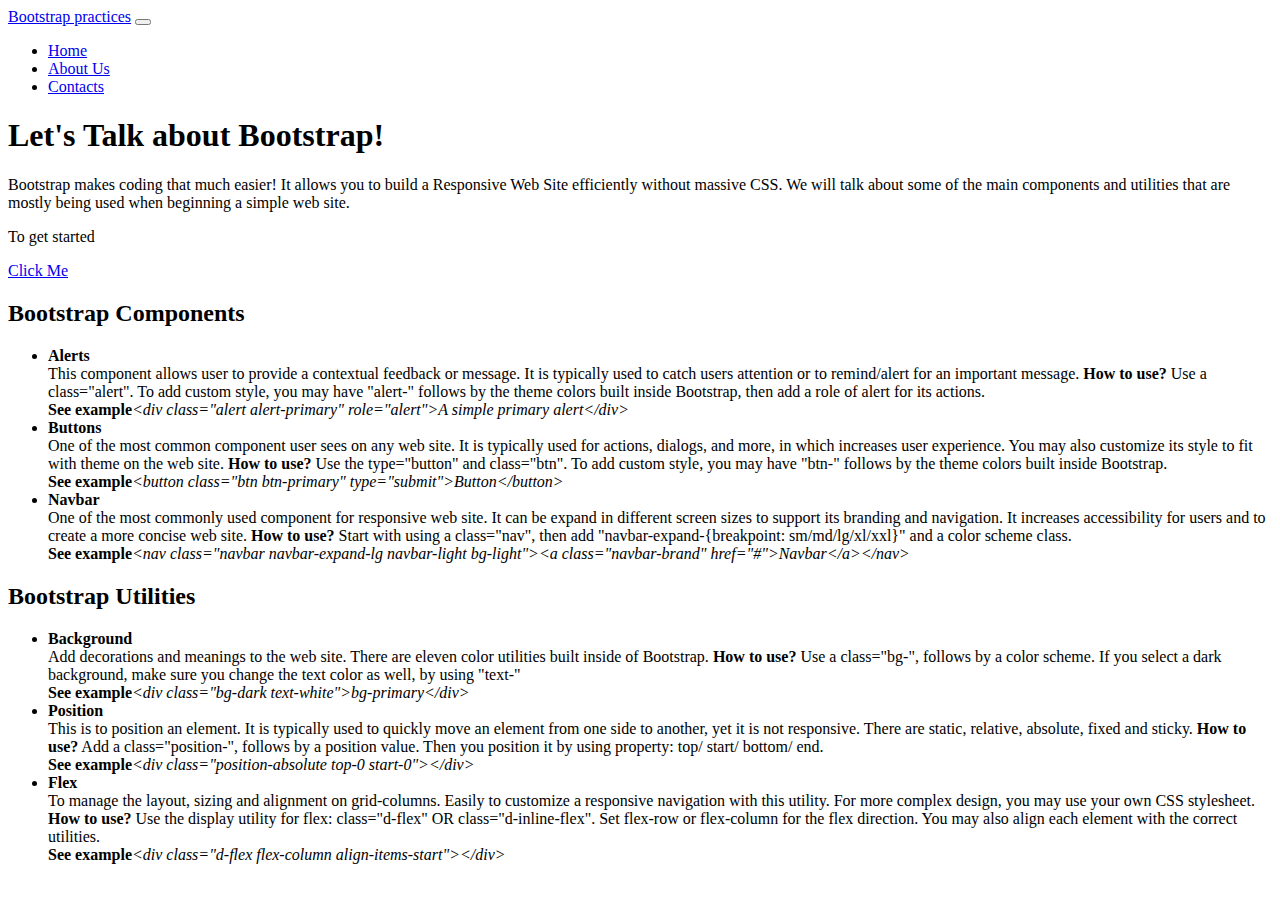
<file: bootstrap-this/index.html>
<!DOCTYPE html>
<html lang="en">
<head>
    <meta charset="UTF-8">
    <meta http-equiv="X-UA-Compatible" content="IE=edge">
    <meta name="viewport" content="width=device-width, initial-scale=1.0">
    <title>Bootstrap This!</title>
    <link href="https://cdn.jsdelivr.net/npm/bootstrap@5.0.2/dist/css/bootstrap.min.css" rel="stylesheet" integrity="sha384-EVSTQN3/azprG1Anm3QDgpJLIm9Nao0Yz1ztcQTwFspd3yD65VohhpuuCOmLASjC" crossorigin="anonymous">
</head>
<body>
    <div class="container bg-light">
        <nav class="navbar navbar-expand-lg navbar-dark bg-dark">
            <div class="container-fluid">
            <a class="navbar-brand" href="#">Bootstrap practices</a>
            <button class="navbar-toggler" type="button" data-bs-toggle="collapse" data-bs-target="#navbarSupportedContent" aria-controls="navbarSupportedContent">
                <span class="navbar-toggler-icon"></span>
            </button>
            <div class="collapse navbar-collapse justify-content-end" id="navbarSupportedContent">
                <ul class="navbar-nav pe-0 mb-2 mb-lg-0">
                    <li class="nav-item">
                        <a class="nav-link active" href="#">Home</a>
                    </li>
                    <li class="nav-item">
                        <a class="nav-link" href="#">About Us</a>
                    </li>
                    <li class="nav-item">
                        <a class="nav-link" href="#">Contacts</a>
                    </li>
                </ul>
            </div>
        </nav>          

        <div class="container">
            <div class="row">
                <div class="col-lg">
                    <h1 class="display-1 text-center pt-3">Let's Talk about Bootstrap!</h1>
                        <p class="mx-4 my-3">Bootstrap makes coding that much easier! It allows you to build a Responsive Web Site efficiently without massive CSS. We will talk about some of the main components and utilities that are mostly being used when beginning a simple web site.</p>
                </div>
                <div class="col-lg">
                    <p class="display-6 d-grid gap-2 justify-content-center">To get started</p>
                        <div class="d-grid gap-2 col-6 mx-auto"><a href="https://getbootstrap.com/" class="btn btn-info d-grip gap-2">Click Me</a>
                        </div><!--end div-->
                </div>
            </div>
        </div><!--end container-->
            
                    <h2 class="text-center pt-5">Bootstrap Components</h2>
                        <div class="container my-3">
                            <ul class="list-group list-group-flush">
                                <div class="row mx-0">

                    <li class="col-lg list-group-item list-group-item-secondary mx-4 my-3 btn" data-bs-toggle="collapse" href="#collapseExample" role="button"><strong>Alerts</strong>
                        <div class="collapse" id="collapseExample">
                            <div class="card card-body text-md-start">
                                This component allows user to provide a contextual feedback or message. It is typically used to catch users attention or to remind/alert for an important message.

                                <strong>How to use?</strong>
                                Use a class="alert". To add custom style, you may have "alert-" follows by the theme colors built inside Bootstrap, then add a role of alert for its actions.<br>

                                <strong>See example</strong><i>&lt;div class="alert alert-primary" role="alert"&gt;A simple primary alert&lt;/div&gt;</i>
                            </div><!--end div-->
                        </div><!--end div-->
                   
                    <li class="col-lg list-group-item list-group-item-secondary mx-4 my-3 btn" data-bs-toggle="collapse" href="#collapseExample" role="button"><strong> Buttons</strong>
                        <div class="collapse" id="collapseExample">
                            <div class="card card-body text-md-start">
                                One of the most common component user sees on any web site. It is typically used for actions, dialogs, and more, in which increases user experience. You may also customize its style to fit with theme on the web site. 
                                            
                                <strong>How to use?</strong>
                                    Use the type="button" and class="btn". To add custom style, you may have "btn-" follows by the theme colors built inside Bootstrap.<br>

                                <strong>See example</strong><i>&lt;button class="btn btn-primary" type="submit">Button&lt;/button&gt;</i>
                            </div>
                        </div><!--end div-->

                    <li class="col-lg list-group-item list-group-item-secondary mx-4 my-3 btn" data-bs-toggle="collapse" href="#collapseExample" role="button"><strong>Navbar</strong>
                        <div class="collapse" id="collapseExample">
                            <div class="card card-body text-md-start">
                                 One of the most commonly used component for responsive web site. It can be expand in different screen sizes to support its branding and navigation. It increases accessibility for users and to create a more concise web site.
                                
                                <strong>How to use?</strong>
                                    Start with using a class="nav", then add "navbar-expand-{breakpoint: sm/md/lg/xl/xxl}" and a color scheme class.<br>
    
                                <strong>See example</strong><i>&lt;nav class="navbar navbar-expand-lg navbar-light bg-light"&gt;&lt;a class="navbar-brand" href="#">Navbar&lt;/a&gt;&lt;/nav&gt;</i>
                            </div>
                        </div><!--end div-->      
                            </ul>
                        </div><!--end container-->                      

                    <h2 class="text-center pt-3">Bootstrap Utilities</h2>
                        <div class="container my-3">
                            <ul class="list-group list-group-flush text-center">
                                <div class="row mx-0">

                    <li class="col-lg list-group-item list-group-item-secondary mx-4 my-3 btn" data-bs-toggle="collapse" href="#collapseExample" role="button"><strong>Background</strong>
                        <div class="collapse" id="collapseExample">
                            <div class="card card-body text-md-start">
                                Add decorations and meanings to the web site. There are eleven color utilities built inside of Bootstrap.
                                
                                <strong>How to use?</strong>
                                    Use a class="bg-", follows by a color scheme. If you select a dark background, make sure you change the text color as well, by using "text-"
                                    <br>
    
                                <strong>See example</strong><i>&lt;div class="bg-dark text-white">bg-primary&lt;/div&gt;</i>
                            </div>
                        </div><!--end div-->

                    <li class="col-lg list-group-item list-group-item-secondary mx-4 my-3 btn" data-bs-toggle="collapse" href="#collapseExample" role="button"><strong>Position</strong>
                        <div class="collapse" id="collapseExample">
                            <div class="card card-body text-md-start">
                                This is to position an element. It is typically used to quickly move an element from one side to another, yet it is not responsive. There are static, relative, absolute, fixed and sticky.

                                <strong>How to use?</strong>
                                Add a class="position-", follows by a position value. Then you position it by using property: top/ start/ bottom/ end.
                                <br>

                            <strong>See example</strong><i>&lt;div class="position-absolute top-0 start-0"&gt;&lt;/div&gt;</i>
                            </div>
                            </div><!--end div-->

                    <li class="col-lg list-group-item list-group-item-secondary mx-4 my-3 btn" data-bs-toggle="collapse" href="#collapseExample" role="button"><strong>Flex</strong>
                        <div class="collapse" id="collapseExample">
                            <div class="card card-body text-md-start">
                                To manage the layout, sizing and alignment on grid-columns. Easily to customize a responsive navigation with this utility. For more complex design, you may use your own CSS stylesheet.
                                
                                <strong>How to use?</strong>
                                Use the display utility for flex: class="d-flex" OR class="d-inline-flex". Set flex-row or flex-column for the flex direction. You may also align each element with the correct utilities.
                                <br>

                            <strong>See example</strong><i>&lt;div class="d-flex flex-column align-items-start"&gt;&lt;/div&gt;</i>
                            </div>
                        </div><!--end div-->      

                                </div>
                            </ul>
                        </div><!--end container-->  
    </div><!--end div-->

    <script src="https://cdn.jsdelivr.net/npm/bootstrap@5.0.2/dist/js/bootstrap.bundle.min.js" integrity="sha384-MrcW6ZMFYlzcLA8Nl+NtUVF0sA7MsXsP1UyJoMp4YLEuNSfAP+JcXn/tWtIaxVXM" crossorigin="anonymous"></script>
</body>

</html>
</file>
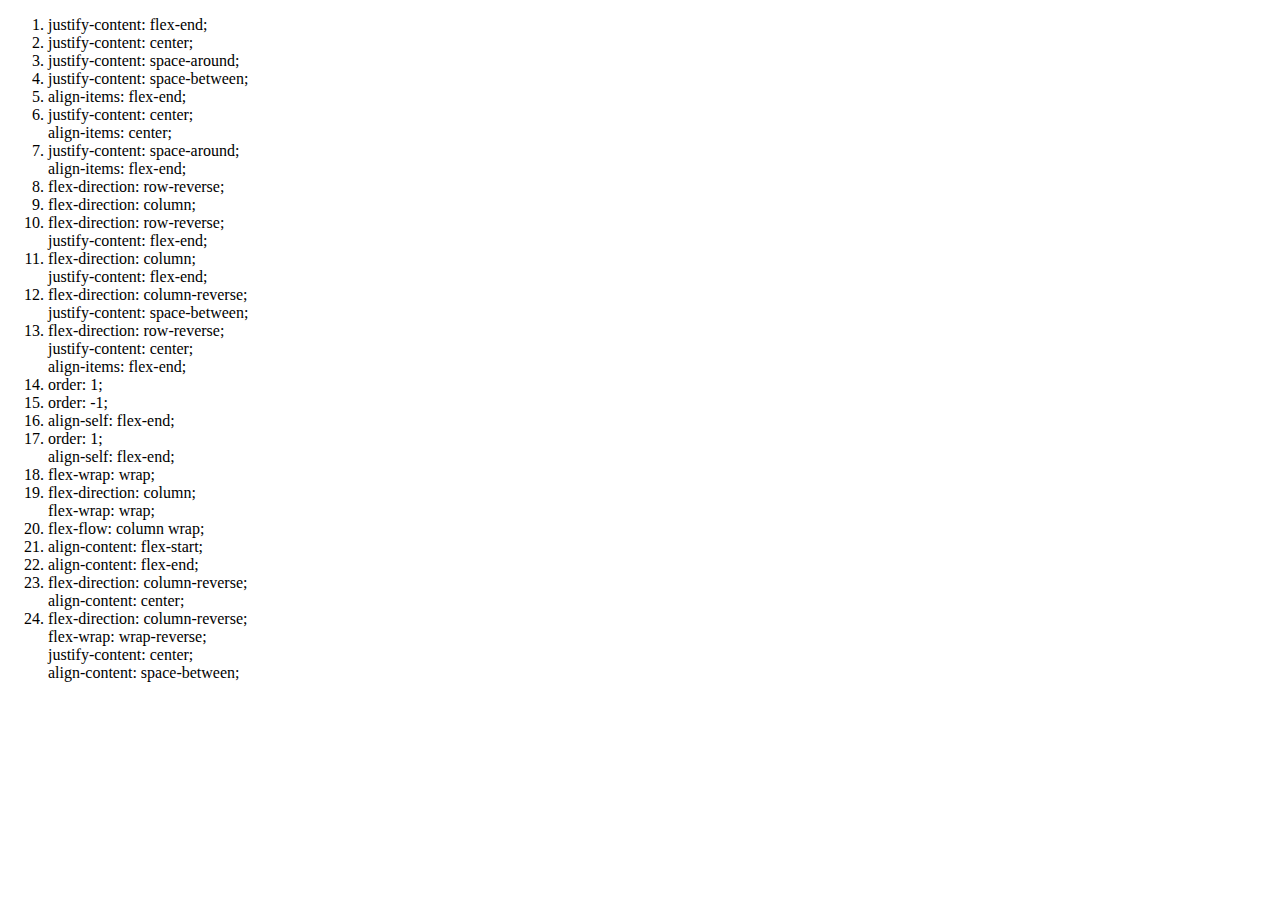
<file: flexbox-froggies/index.html>
<!DOCTYPE html>
<html lang="en">
<head>
    <meta charset="UTF-8">
    <meta http-equiv="X-UA-Compatible" content="IE=edge">
    <meta name="viewport" content="width=device-width, initial-scale=1.0">
    <title>Flexbox Froggies</title>
</head>
<body>
    <ol>
        <li>justify-content: flex-end;</li>
        <li>justify-content: center;</li>
        <li>justify-content: space-around;</li>
        <li>justify-content: space-between;</li>
        <li>align-items: flex-end;</li>
        <li>justify-content: center;<br>
            align-items: center; </li>
        <li>justify-content: space-around;<br>
            align-items: flex-end;</li>
        <li>flex-direction: row-reverse;</li>
        <li>flex-direction: column;</li>
        <li>flex-direction: row-reverse;<br>
            justify-content: flex-end;</li>
        <li>flex-direction: column;<br>
            justify-content: flex-end;</li>
        <li>flex-direction: column-reverse;<br>
            justify-content: space-between;</li>
        <li>flex-direction: row-reverse;<br>
            justify-content: center;<br>
            align-items: flex-end;</li>
        <li>order: 1;</li>
        <li>order: -1;</li>
        <li>align-self: flex-end;</li>
        <li>order: 1;<br>
            align-self: flex-end;</li>
        <li>flex-wrap: wrap;</li>
        <li>flex-direction: column;<br>
            flex-wrap: wrap;</li>
        <li>flex-flow: column wrap;</li>
        <li>align-content: flex-start;</li>
        <li>align-content: flex-end;</li>
        <li>flex-direction: column-reverse;<br>
            align-content: center;</li>
        <li>flex-direction: column-reverse;<br>
            flex-wrap: wrap-reverse;<br>
            justify-content: center;<br>
            align-content: space-between;</li>














    </ol>
</body>
</html>
</file>
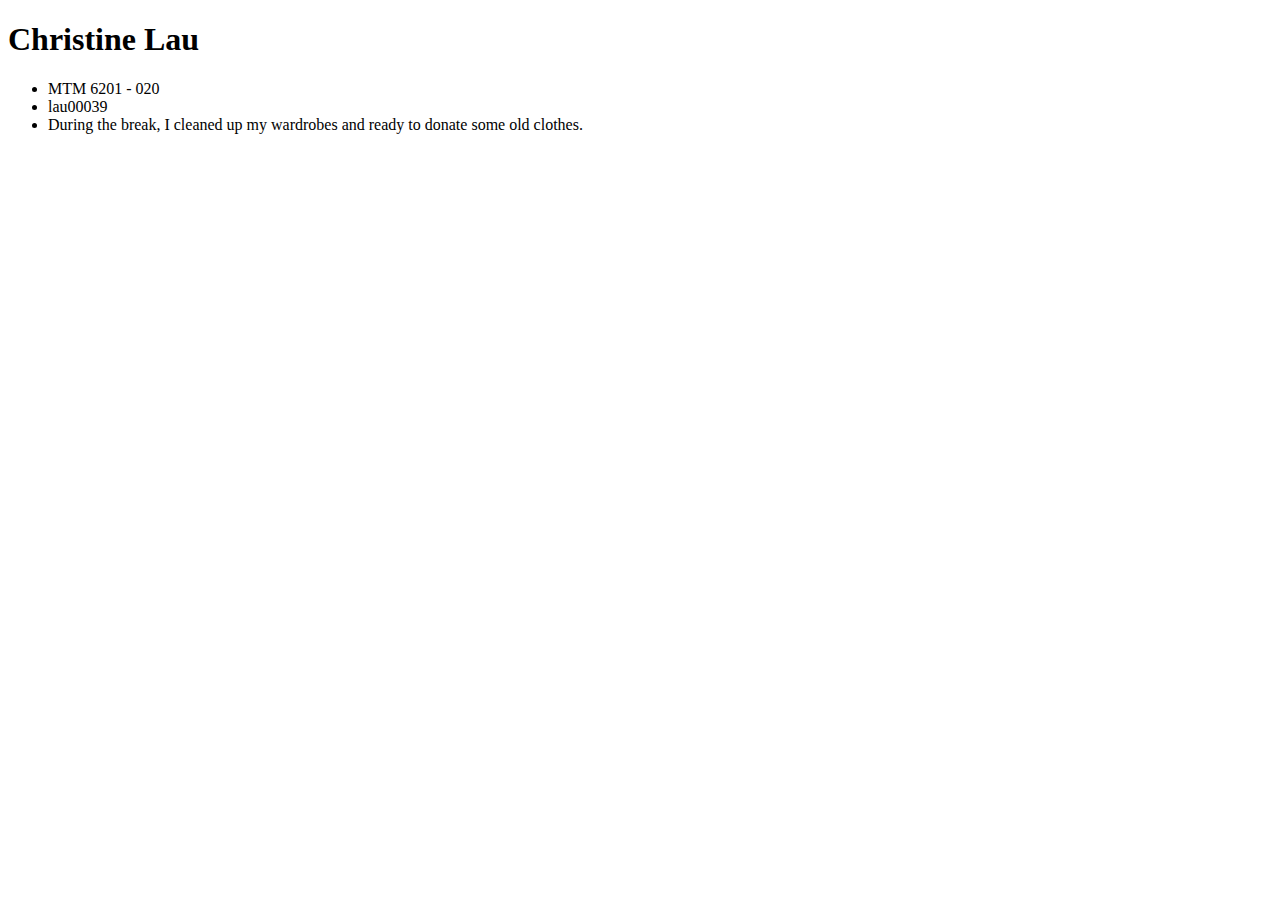
<file: github-pages/index.html>
<!DOCTYPE html>
<html lang="en">
<head>
    <meta charset="UTF-8">
    <meta http-equiv="X-UA-Compatible" content="IE=edge">
    <meta name="viewport" content="width=device-width, initial-scale=1.0">
    <title>Github Pages</title>
</head>
<body>
    <h1>Christine Lau</h1>
        <ul>
            <li>MTM 6201 - 020</li>
            <li>lau00039</li>
            <li>During the break, I cleaned up my wardrobes and ready to donate some old clothes.</li>
        </ul>
</body>
</html>
</file>
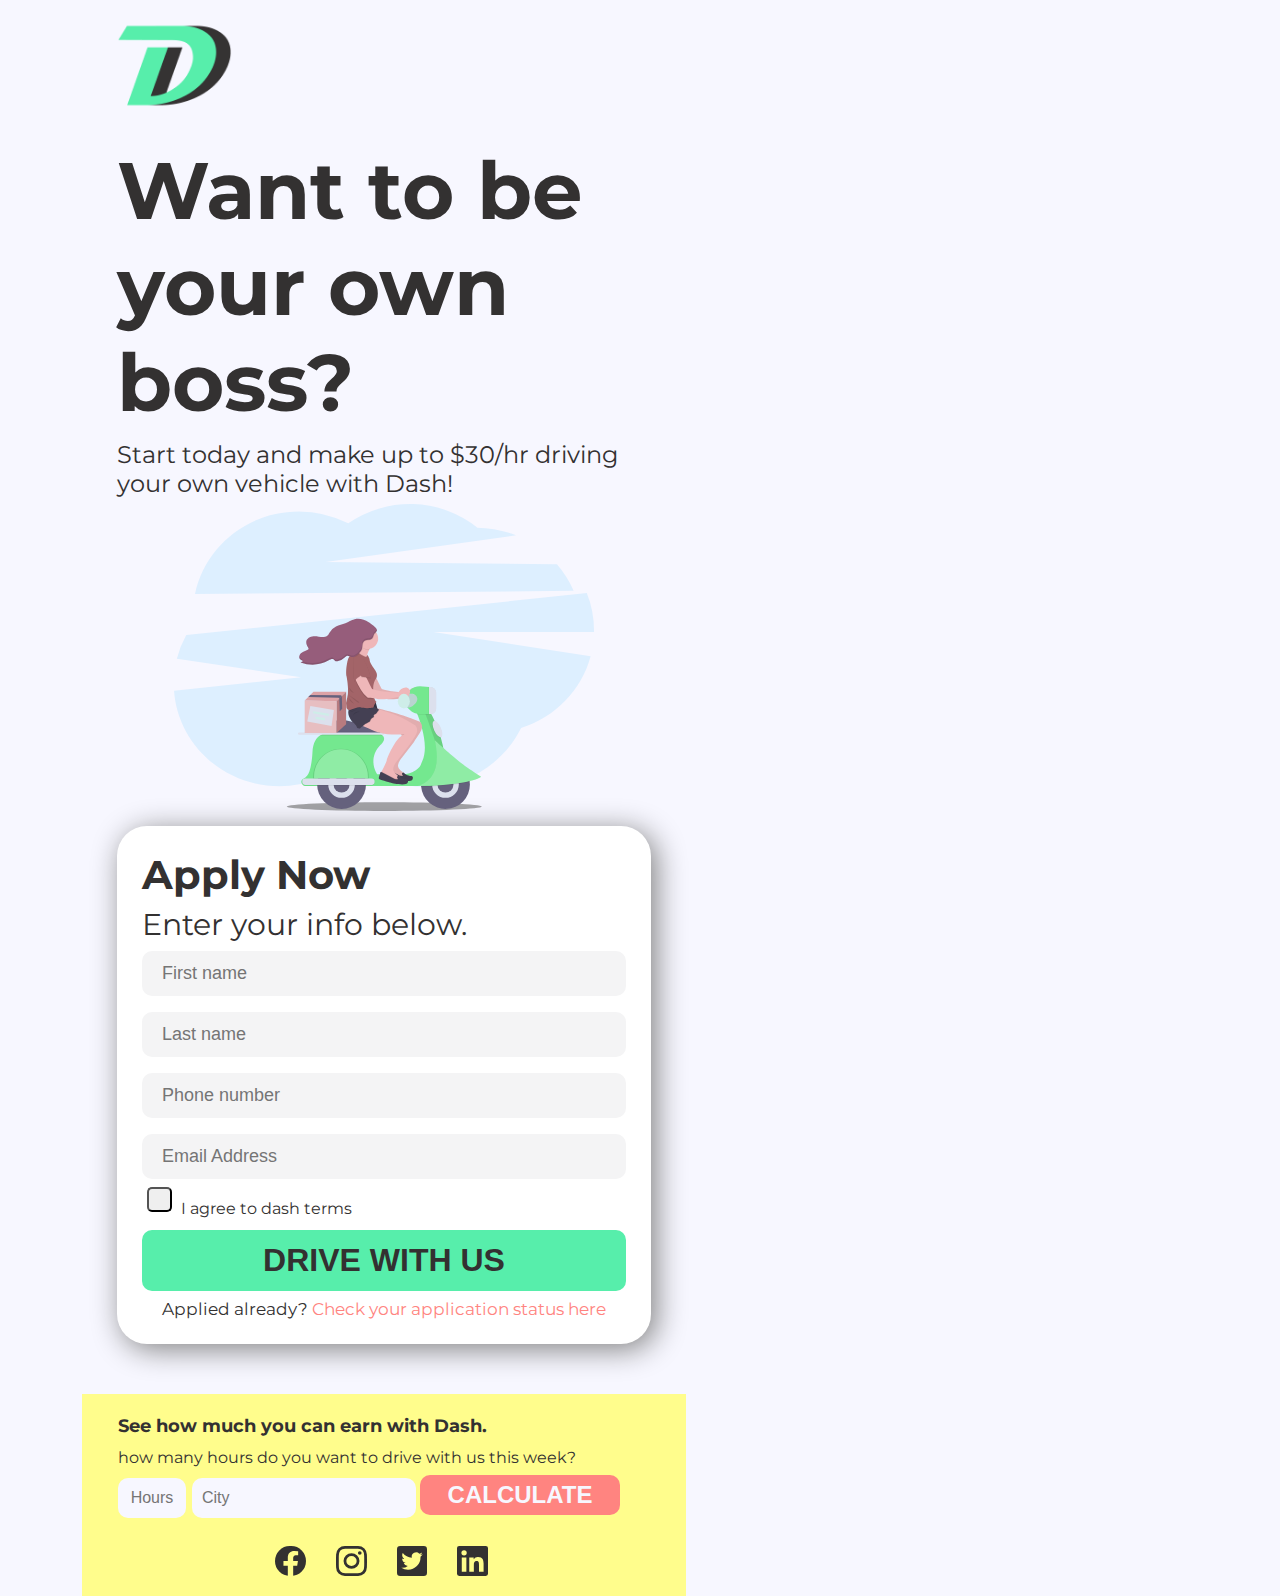
<file: landing-page/index.html>
<!DOCTYPE html>
<html lang="en">
<head>
    <meta charset="UTF-8">
    <meta http-equiv="X-UA-Compatible" content="IE=edge">
    <meta name="viewport" content="width=device-width, initial-scale=1.0">
    <title>Landing Page</title>

    <link rel="stylesheet" href="css/styles.css">
    <link rel="preconnect" href="https://fonts.gstatic.com">
    <link href="https://fonts.googleapis.com/css2?family=Montserrat:wght@400;700&display=swap" rel="stylesheet">
</head>
<body>
    <header>
        <nav>
            <div class="logo"> <!-- set logo width to 115 for all screen sizes -->
                    <img src="images/logo.png" alt="D-logo"  width="115">
            </div> <!-- end logo -->
        </nav>
            <div class="grid-container"> <!-- set grid-container for desktop version -->
                <div class="grid-item">
                    <h1>Want to be your own boss?</h1>
                        <p>Start today and make up to $30/hr driving your own vehicle with Dash!</p>
                </div> <!-- end grid-item -->    
            </div> <!-- grid-container-->         
    </header>   

    <div class="scooter"><img src="images/scooter.svg" alt="scooter"></div> <!-- this is the background image --> 

    <main>
                <div class="grid-item">
                    <h2>Apply Now</h2>
                        <h4>Enter your info below.</h4>
                            <form>
                                <input type="text" id="first-name" name="firstname" placeholder="First name">
                                <input type="text" id="last-name" name="lastname" placeholder="Last name">
                                <input type="number" id="phone-number" name="phonenumber" placeholder="Phone number">
                                <input type="email" id="email" name="email" placeholder="Email Address">
                        
                                <button><i class="far fa-square"></i></button> I agree to dash terms
                                <input type="submit" id="submit" value="DRIVE WITH US">
                                <div class="apply">Applied already?</div> <div>Check your application status here</div>
                            </form>
                </div> <!-- end grid-item -->
    </main>
                <footer> 
                    <h3>See how much you can earn with Dash.</h3>
                        <h4>how many hours do you want to drive with us this week?<h4>
                            <input type="text" id="hours" name="hours" placeholder="Hours">   
                            <input type="text" id="city" name="city" placeholder="City">   
                            <input type="calculate" id="calculate" value="CALCULATE"> 
                            
                                <div class="container"> <!-- set class to each element for adjustments -->
                                    <img class="facebook" src="images/facebook.svg" alt="facebook">
                                    <img class="instagram" src="images/instagram.svg" alt="instagram">
                                    <img class="twitter" src="images/twitter.svg" alt="twitter">
                                    <img class="linkedin" src="images/linkedin.svg" alt="linkedin">
                                </div> <!-- end container -->
                </footer>           
                
</body>
</html>
</file>
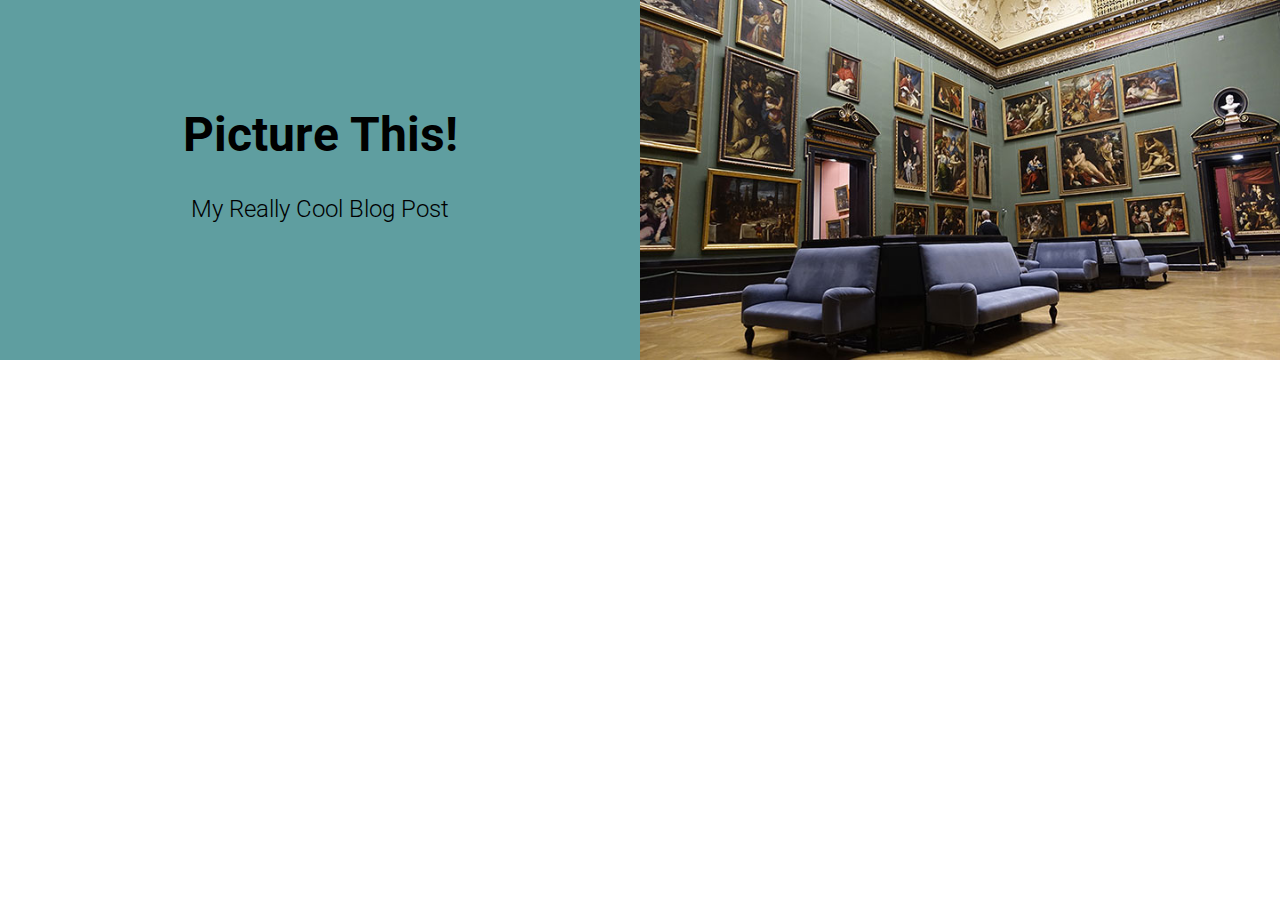
<file: picture-this/index.html>
<!DOCTYPE html>
<html lang="en">

<head>
  <meta charset="UTF-8">
  <meta name="viewport" content="width=device-width, initial-scale=1.0">
  <meta http-equiv="X-UA-Compatible" content="ie=edge">
  <title>Picture This!</title>
  <link rel="stylesheet" href="style.css">
</head>

<body>
  <header class="header">
    <div class="title">
      <h1>Picture This!</h1>
      <h4>My Really Cool Blog Post</h4>
    </div>
    <img srcset="images/museum-320.jpg 320w,
                 images/museum-480.jpg 480w,
                 images/museum-720.jpg 720w,
                 images/museum-960.jpg 960w,"
         sizes="(min-width: 960px) 50vw, 100vw"
         src="images/museum-960.jpg"
         alt="Paintings in a museum">

  </header>
</body>

</html>
</file>
<file: picture-this/style.css>
@import url('https://fonts.googleapis.com/css?family=Roboto:300,700&display=swap');

html,
body {
  margin: 0;
  border: 0;
  font-family: 'Roboto', sans-serif;
}

.header {
  display: grid;
  grid-template-columns: 1fr;
  align-items: center;
  background-color: cadetblue;
}

.title {
  padding: 50px 25px;
  text-align: center;
}

h1 {
  font-size: 3rem;
  margin: 0;
}

h4 {
  font-size: 1.5rem;
  font-weight: 300;
}

img {
  display: block;
  max-width: 100%;
  height: auto;
}

@media (min-width: 960px) {
  .header {
    grid-template-columns: repeat(2, 1fr);
  }
}
</file>
<file: landing-page/css/styles.css>
/* http://meyerweb.com/eric/tools/css/reset/ 
   v2.0 | 20110126
   License: none (public domain)
*/

html, body, div, span, applet, object, iframe,
h1, h2, h3, h4, h5, h6, p, blockquote, pre,
a, abbr, acronym, address, big, cite, code,
del, dfn, em, img, ins, kbd, q, s, samp,
small, strike, strong, sub, sup, tt, var,
b, u, i, center,
dl, dt, dd, ol, ul, li,
fieldset, form, label, legend,
table, caption, tbody, tfoot, thead, tr, th, td,
article, aside, canvas, details, embed, 
figure, figcaption, footer, header, hgroup, 
menu, nav, output, ruby, section, summary,
time, mark, audio, video {
	margin: 0;
	padding: 0;
	border: 0;
	font-size: 100%;
	font: inherit;
	vertical-align: baseline;
}
/* HTML5 display-role reset for older browsers */
article, aside, details, figcaption, figure, 
footer, header, hgroup, menu, nav, section {
	display: block;
}
body {
	line-height: 1;
}
ol, ul {
	list-style: none;
}
blockquote, q {
	quotes: none;
}
blockquote:before, blockquote:after,
q:before, q:after {
	content: '';
	content: none;
}
table {
	border-collapse: collapse;
	border-spacing: 0;
}

/* ================== MY CSS STYLE ================== */

body {
	font-family: 'Montserrat', sans-serif;
	background-color: #F7F7FF;
	color: #333131;
	line-height: 1.2;
}

/* logo stays the same size for all screen sizes */
.logo {
	margin-top: 8px;
	margin-bottom: 16px;
	margin-right: 35px;
	margin-left: 35px;
}

h1 {
	font-size: 60px;
	font-weight: bold;
}

p {
	font-size: 24px;
	margin-bottom: 5px;
	margin-top: 10px;
}

h2 {
	font-size: 40px;
	font-weight: bold;
	margin-bottom: 8px;
}

h4 {
	font-size: 16px;
}

/* add inline-block to create a form */
input {
	width: 100%;
	padding: 12px 20px;
	margin: 8px 0;
	display: inline-block;
	border: 1px;
	border-radius: 10px;
	box-sizing: border-box;
	background-color: #F4F4F5;
	font-size: 16px;
	color: #9b9b9b;
}

.grid-item:nth-child(1) {
	margin-right: 35px;
	margin-left: 35px;
}

.scooter {
	width: 289px;
	height: 211px;
	margin-left: auto;
	margin-right: auto;
}

/* styling for the form */
main .grid-item {
	border-radius: 30px;
    background-color: #fff;
    padding: 25px;
	box-shadow: 5px 5px 30px grey;
	margin-top: 15px;
	margin-right: 35px;
    margin-bottom: 30px;
	margin-left: 35px;
}

/* position the button to align with the text */
button {
	width: 25px;
	height: 25px;
	color:#fff;
	border-radius: 5px;
	margin: 5px;
	position: relative;
	top: -5px;
}

#submit {
	background-color: #57EEAB;
	font-size: 24px;
	font-weight: bold;
	color: #333131;
}

/* add display:inline to get rid of the block */
form div {
	font-size: 14px;
	color: #FF8480;
	display: inline;
}

.apply {
	color: #333131;
}

footer {
	background-color: #FFFD8C;
	padding: 22px 36px 0px 36px;
	margin-top: 50px;
}

footer h3 {
	font-size: 18px;
	font-weight: bold;
	width: 80%;
	margin-bottom: 10px;
}

h4 {
	padding-right: 5px;
}

footer input {
	border: 1px;
	border-radius: 10px;
	box-sizing: border-box;
	background-color: #F7F7FF;
	font-size: 16px;
	height: 40px;
}

#hours {
	width: 68px;
	padding: 0px;
	text-align: center;
	margin-right: 2px;
}

#city {
	width: 224px;
	padding-left: 10px;
}

#calculate {
	background-color:#FF8480;
	font-size: 24px;
	font-weight: bold;
	color: #F7F7FF;
	text-align: center;
	width: 302px;
}

/* add flex to distribute the bottom icons, sets height so they can shift to the center */
.container {
	display: flex;
	justify-content: space-around;
	align-items: center;
	height: 70px;
}
 /* facebook icon has round border */
.facebook {
	border-radius: 50%;
}

/* ================== ADDING MEDIA QUERY for TABLET version ================== */

/* layout for screen size from 768px to 1919px */

@media screen and (min-width: 768px) {

	body {
		width: 604px;
		padding: 0 82px;
	}

	h1 {
		font-size: 80px;
		margin-right: 60px;
	}	

/* center the background image */
	.scooter {
		width: 420px;
		height: 307px;
		margin-left: auto;
		margin-right: auto ;
	}
	
	.grid-item h4 {
		font-size: 30px;
	}

	form input {
		font-size: 18px;
	}
	
	#submit {
		 font-size: 32px;
	}

	form div {
		font-size: 17px;
	}
	 .apply {
		margin-left: 20px;
	}

/* set footer to a different width and height for tablet */
	.grid-container footer {
		width: 768px;
		height: 200px;
	}

	#calculate {
		width: 200px;
	}

	.container {
		width: 260px;
		justify-content: center;
		margin-left: auto;
		margin-right: auto;
	}

/* move all bottom icons to the center by adding paddings on left and right */
	.facebook, .instagram, .linkedin, .twitter {
		padding-left: 15px;
		padding-right: 15px;
	}
}

/* ================== ADDING MEDIA QUERY for DESKTOP version ================== */

/* layout for screen size from 1920px or above */

@media screen and (min-width: 1920px) {

	.grid-item:nth-child(1) {
		width: 536px;
	}

	.grid-item:nth-child(2) {
		width: 535px;
		height: 590px;
		padding-bottom: none;
		margin-bottom: none;
	}

	.scooter img {
		width: 820px;
		height: 600px;
		margin-left: 500px;
    }

/* set a fixed height for the footer */
	footer {
		width: 1920px;
		height: 180px;
	}
/* use flex-end to shift icons to the right bottom */
	footer .container {
		width: 1920px;
		justify-content: flex-end;
	}
}
</file>
